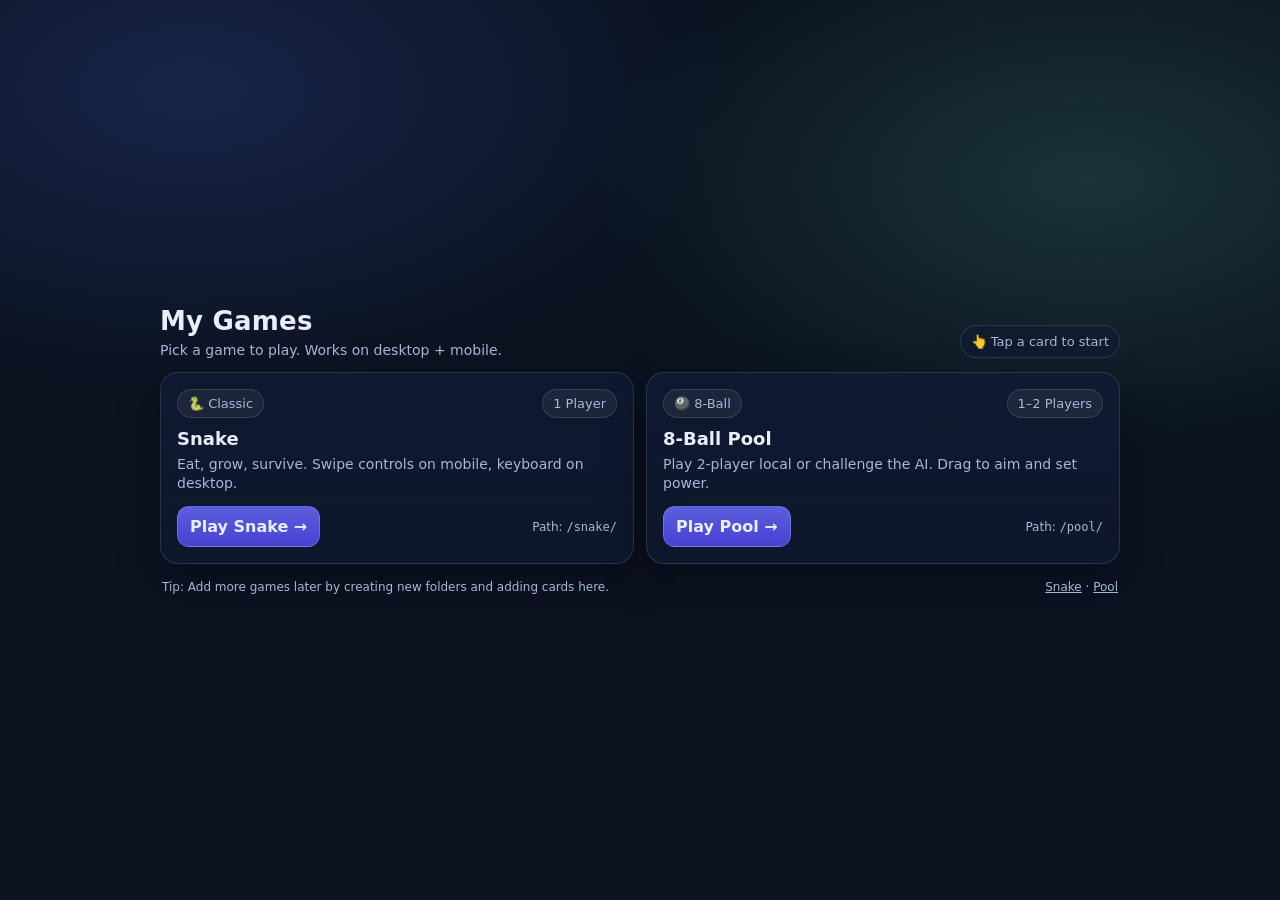
<file: index.html>
<!doctype html>
<html lang="en">
  <head>
    <meta charset="utf-8" />
    <meta name="viewport" content="width=device-width,initial-scale=1,viewport-fit=cover" />
    <title>My Games</title>
    <style>
      :root{
        --bg:#0b1220;
        --panel:#101a33;
        --panel2:#0f1b3f;
        --text:#e9eefc;
        --muted:#a9b6d6;
        --stroke:rgba(255,255,255,.12);
      }

      *{ box-sizing:border-box; }
      html,body{ height:100%; }
      body{
        margin:0;
        font-family:system-ui, -apple-system, Segoe UI, Roboto, Arial;
        background:
          radial-gradient(900px 500px at 15% 10%, rgba(80,120,255,.18), transparent 60%),
          radial-gradient(900px 500px at 85% 20%, rgba(120,255,200,.14), transparent 55%),
          var(--bg);
        color:var(--text);
      }

      .wrap{
        min-height:100%;
        display:flex;
        align-items:center;
        justify-content:center;
        padding:22px 14px;
      }

      .shell{
        width:min(960px, 100%);
        display:flex;
        flex-direction:column;
        gap:14px;
      }

      header{
        display:flex;
        align-items:flex-end;
        justify-content:space-between;
        gap:12px;
      }

      h1{
        margin:0;
        font-size:22px;
        letter-spacing:.2px;
      }

      .sub{
        margin:6px 0 0;
        color:var(--muted);
        font-size:14px;
      }

      .pill{
        display:inline-flex;
        gap:8px;
        align-items:center;
        padding:8px 10px;
        border:1px solid var(--stroke);
        background:rgba(16,26,51,.6);
        border-radius:999px;
        color:var(--muted);
        font-size:13px;
        white-space:nowrap;
      }

      .grid{
        display:grid;
        grid-template-columns:repeat(12, 1fr);
        gap:12px;
      }

      .card{
        grid-column: span 12;
        background:linear-gradient(180deg, rgba(16,26,51,.85), rgba(16,26,51,.65));
        border:1px solid var(--stroke);
        border-radius:18px;
        overflow:hidden;
        box-shadow:0 18px 45px rgba(0,0,0,.28);
        transition:transform .12s ease, border-color .12s ease;
      }

      .card:active{ transform:scale(.99); }

      .card a{
        display:block;
        text-decoration:none;
        color:inherit;
        padding:16px;
      }

      .top{
        display:flex;
        align-items:center;
        justify-content:space-between;
        gap:10px;
      }

      .badge{
        display:inline-flex;
        align-items:center;
        gap:8px;
        padding:6px 10px;
        border-radius:999px;
        background:rgba(255,255,255,.06);
        border:1px solid var(--stroke);
        color:var(--muted);
        font-size:13px;
      }

      .name{
        margin:10px 0 0;
        font-size:18px;
        font-weight:800;
      }

      .desc{
        margin:6px 0 0;
        color:var(--muted);
        font-size:14px;
        line-height:1.35;
      }

      .cta{
        margin-top:14px;
        display:flex;
        gap:10px;
        align-items:center;
        justify-content:space-between;
        flex-wrap:wrap;
      }

      .btn{
        display:inline-flex;
        align-items:center;
        justify-content:center;
        gap:10px;
        padding:10px 12px;
        border-radius:12px;
        background:rgba(255,255,255,.08);
        border:1px solid var(--stroke);
        font-weight:700;
      }

      .btn.primary{
        background:linear-gradient(180deg, rgba(99,102,241,.9), rgba(79,70,229,.9));
        border-color:rgba(255,255,255,.18);
      }

      .meta{
        color:var(--muted);
        font-size:12px;
      }

      @media (min-width: 720px){
        h1{ font-size:26px; }
        .card{ grid-column: span 6; }
      }

      footer{
        color:var(--muted);
        font-size:12px;
        display:flex;
        justify-content:space-between;
        gap:10px;
        flex-wrap:wrap;
        padding:2px 2px 0;
      }

      footer a{ color:var(--muted); }
    </style>
  </head>

  <body>
    <div class="wrap">
      <div class="shell">
        <header>
          <div>
            <h1>My Games</h1>
            <p class="sub">Pick a game to play. Works on desktop + mobile.</p>
          </div>

          <div class="pill" title="Tip">
            👆 Tap a card to start
          </div>
        </header>

        <section class="grid">
          <!-- SNAKE -->
          <article class="card">
            <a href="./snake/">
              <div class="top">
                <div class="badge">🐍 Classic</div>
                <div class="badge">1 Player</div>
              </div>

              <div class="name">Snake</div>
              <p class="desc">
                Eat, grow, survive. Swipe controls on mobile, keyboard on desktop.
              </p>

              <div class="cta">
                <span class="btn primary">Play Snake →</span>
                <span class="meta">Path: <code>/snake/</code></span>
              </div>
            </a>
          </article>

          <!-- POOL -->
          <article class="card">
            <a href="./pool/">
              <div class="top">
                <div class="badge">🎱 8-Ball</div>
                <div class="badge">1–2 Players</div>
              </div>

              <div class="name">8-Ball Pool</div>
              <p class="desc">
                Play 2-player local or challenge the AI. Drag to aim and set power.
              </p>

              <div class="cta">
                <span class="btn primary">Play Pool →</span>
                <span class="meta">Path: <code>/pool/</code></span>
              </div>
            </a>
          </article>
        </section>

        <footer>
          <div>Tip: Add more games later by creating new folders and adding cards here.</div>
          <div>
            <a href="./snake/">Snake</a> · <a href="./pool/">Pool</a>
          </div>
        </footer>
      </div>
    </div>
  </body>
</html>
</file>
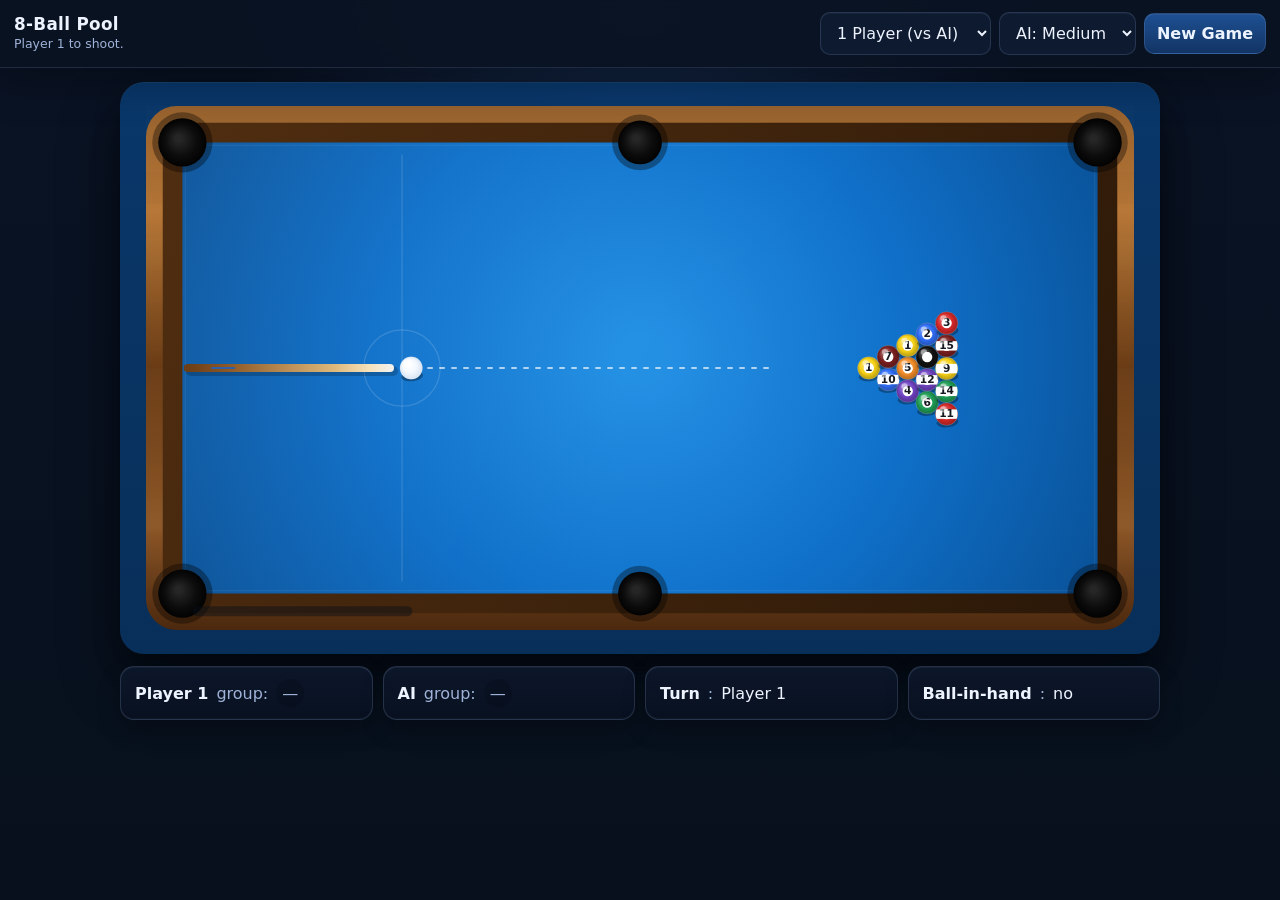
<file: pool/index.html>
<!doctype html>
<html lang="en">
<head>
  <meta charset="utf-8" />
  <meta
    name="viewport"
    content="width=device-width,initial-scale=1,maximum-scale=1,user-scalable=no"
  />
  <title>8-Ball Pool</title>
  <link rel="stylesheet" href="pool.css" />
</head>
<body>
  <header class="topbar">
    <div class="left">
      <div class="title">8-Ball Pool</div>
      <div id="status" class="status">Loading…</div>
    </div>

    <div class="right">
      <label class="sr-only" for="mode">Game mode</label>
      <select id="mode" aria-label="Game mode">
        <option value="ai" selected>1 Player (vs AI)</option>
        <option value="local">2 Player (Local)</option>
      </select>

      <label class="sr-only" for="difficulty">AI difficulty</label>
      <select id="difficulty" aria-label="AI difficulty">
        <option value="easy">AI: Easy</option>
        <option value="medium" selected>AI: Medium</option>
        <option value="hard">AI: Hard</option>
      </select>

      <button id="newGame" type="button">New Game</button>
    </div>
  </header>

  <main class="wrap">
    <canvas id="c" aria-label="8-ball pool table"></canvas>

    <div class="hud">
      <div class="hud-item">
        <b>Player 1</b> group:
        <span id="p1group" class="group-display group-empty">—</span>
      </div>

      <div class="hud-item">
        <b><span id="p2label">AI</span></b> group:
        <span id="p2group" class="group-display group-empty">—</span>
      </div>

      <div class="hud-item">
        <b>Turn</b>: <span id="turn">—</span>
      </div>

      <div class="hud-item">
        <b>Ball-in-hand</b>: <span id="bih">no</span>
      </div>
    </div>
  </main>

  <script src="pool.js"></script>
</body>
</html>
</file>
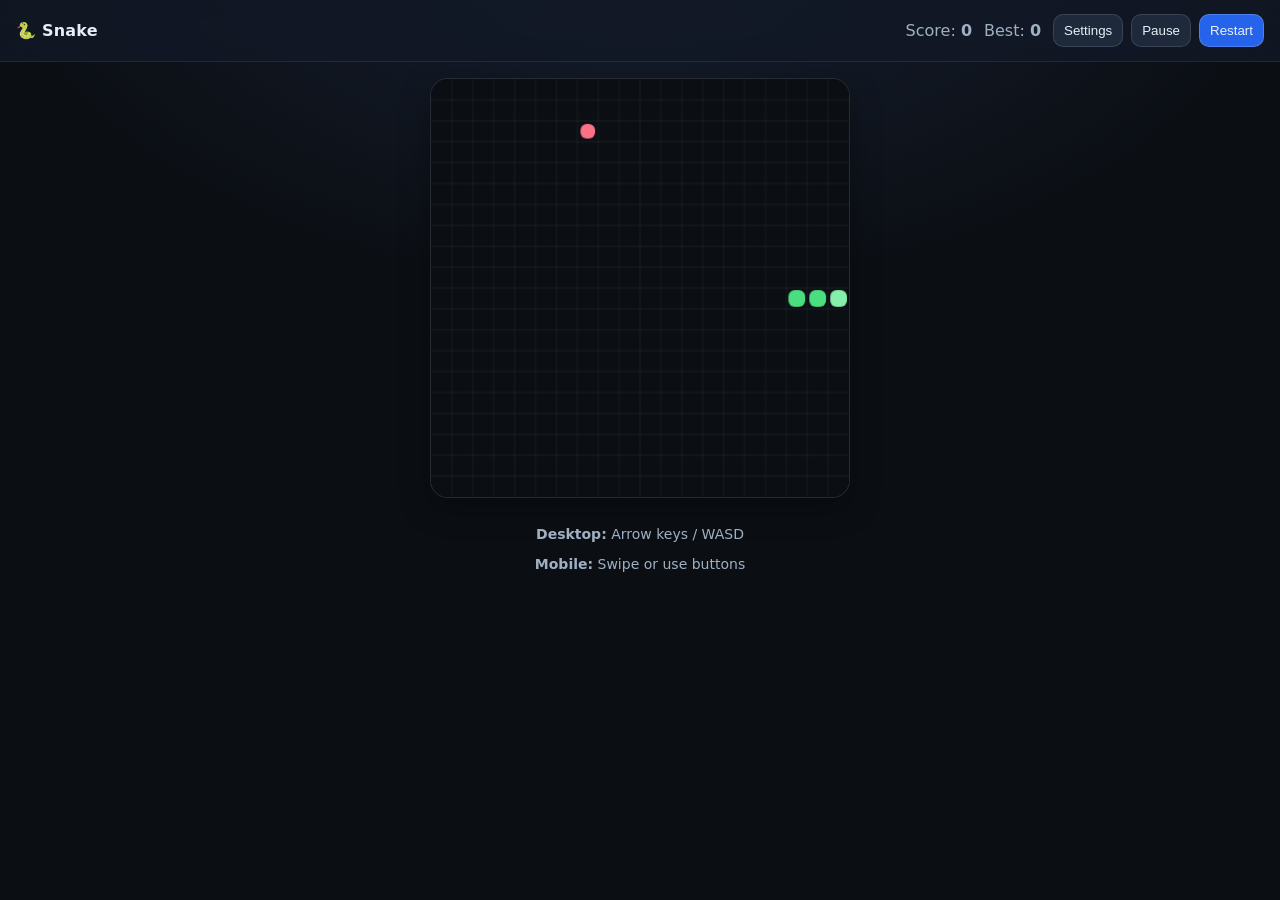
<file: snake/index.html>
<!doctype html>
<html lang="en">
<head>
<meta charset="utf-8">
<meta name="viewport" content="width=device-width,initial-scale=1,viewport-fit=cover">
<title>Snake</title>
<link rel="stylesheet" href="style.css">
</head>

<body>

<header class="topbar">
<div class="title">🐍 Snake</div>

<div class="stats">
<span>Score: <b id="score">0</b></span>
<span>Best: <b id="best">0</b></span>
</div>

<div class="actions">
<button id="settingsBtn" class="btn">Settings</button>
<button id="pauseBtn" class="btn">Pause</button>
<button id="restartBtn" class="btn btn-primary">Restart</button>
</div>
</header>

<main class="wrap">

<canvas id="game" width="400" height="400"></canvas>

<section class="help">
<p><b>Desktop:</b> Arrow keys / WASD</p>
<p><b>Mobile:</b> Swipe or use buttons</p>
</section>

<section class="pad">
<button class="pad-btn up" data-dir="up">▲</button>
<button class="pad-btn left" data-dir="left">◀</button>
<button class="pad-btn down" data-dir="down">▼</button>
<button class="pad-btn right" data-dir="right">▶</button>
</section>

<div id="overlay" class="overlay hidden">
<div class="card">
<h2 id="overlayTitle">Game Over</h2>
<p id="overlayMsg">Tap Restart to play again.</p>

<button id="overlayRestart" class="btn btn-primary">Restart</button>
</div>
</div>

</main>

<script src="game.js"></script>

</body>
</html>
</file>
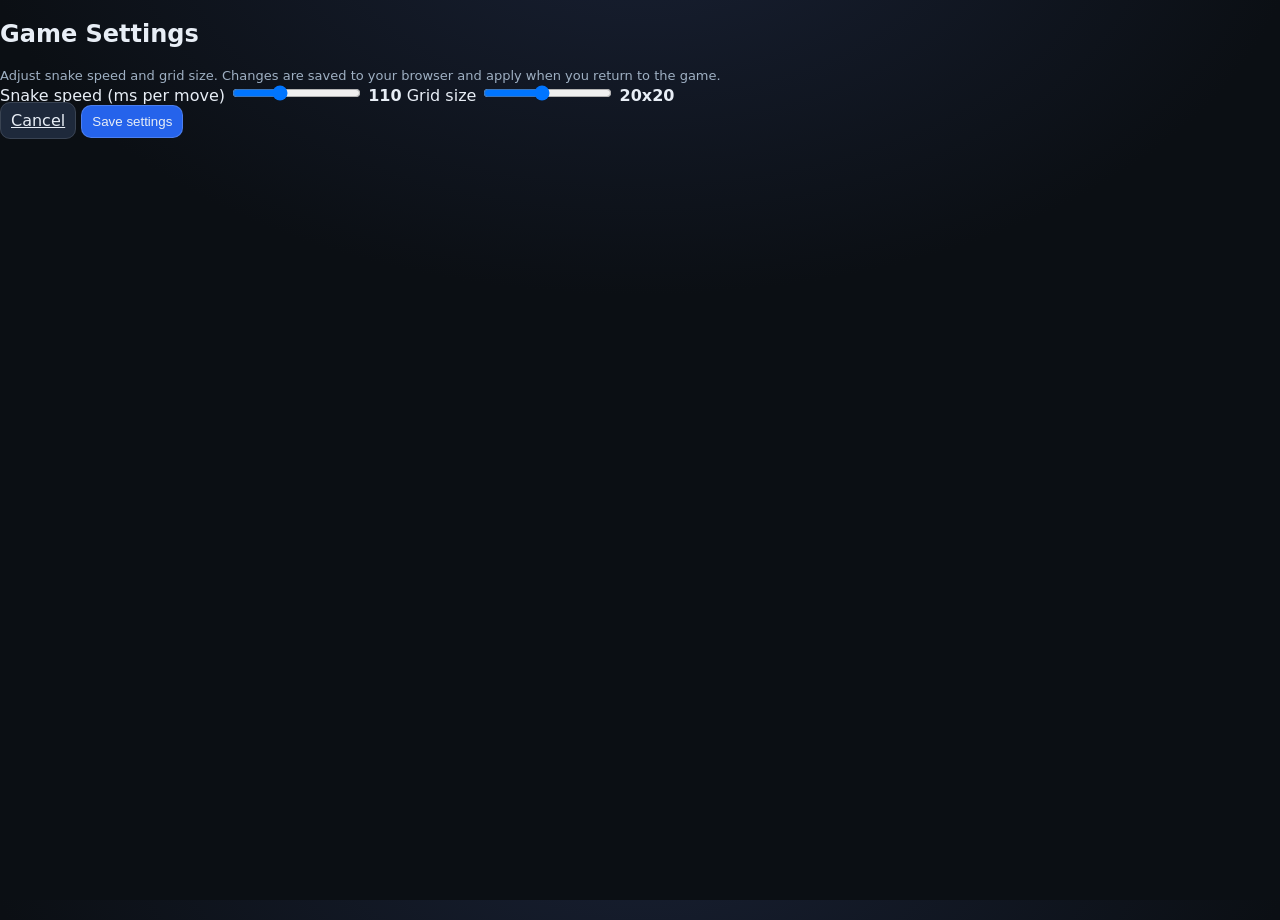
<file: settings.html>
<!doctype html>
<html lang="en">
  <head>
    <meta charset="utf-8" />
    <meta name="viewport" content="width=device-width,initial-scale=1,viewport-fit=cover" />
    <title>Snake Settings</title>
    <link rel="stylesheet" href="style.css" />
  </head>
  <body>
    <main class="settings-wrap">
      <section class="settings-card">
        <h1>Game Settings</h1>
        <p class="settings-note">Adjust snake speed and grid size. Changes are saved to your browser and apply when you return to the game.</p>

        <label class="field" for="baseSpeed">
          <span>Snake speed (ms per move)</span>
          <input id="baseSpeed" type="range" min="50" max="220" step="5" />
          <b id="baseSpeedValue">110</b>
        </label>

        <label class="field" for="gridSize">
          <span>Grid size</span>
          <input id="gridSize" type="range" min="12" max="30" step="1" />
          <b id="gridSizeValue">20x20</b>
        </label>

        <div class="settings-actions">
          <a class="btn" href="index.html">Cancel</a>
          <button id="saveSettings" class="btn btn-primary" type="button">Save settings</button>
        </div>
      </section>
    </main>

    <script src="settings.js"></script>
  </body>
</html>
</file>
<file: pool/pool.css>
:root {
  --bg: #08111d;
  --panel: rgba(10, 19, 34, 0.92);
  --panel-border: rgba(141, 170, 215, 0.16);
  --text: #eef4ff;
  --muted: #9fb3d8;
  --accent: #63b3ff;
  --felt-1: #0d66ba;
  --felt-2: #0a4f95;
  --felt-3: #083e74;
  --gold: #d7b16a;
  --shadow: rgba(0, 0, 0, 0.34);
}

* {
  box-sizing: border-box;
}

html,
body {
  height: 100%;
  margin: 0;
  background:
    radial-gradient(circle at top, rgba(26, 55, 97, 0.55), transparent 36%),
    linear-gradient(180deg, #0a1324 0%, #07101c 100%);
  color: var(--text);
  font-family: system-ui, -apple-system, BlinkMacSystemFont, "Segoe UI", Roboto, Arial, sans-serif;
}

button,
select {
  font: inherit;
}

body {
  display: flex;
  flex-direction: column;
}

.topbar {
  display: flex;
  align-items: center;
  justify-content: space-between;
  gap: 14px;
  padding: 12px 14px;
  background: var(--panel);
  border-bottom: 1px solid var(--panel-border);
  backdrop-filter: blur(12px);
  position: sticky;
  top: 0;
  z-index: 10;
  box-shadow: 0 14px 40px rgba(0, 0, 0, 0.28);
}

.left {
  display: flex;
  flex-direction: column;
  min-width: 0;
}

.title {
  font-weight: 800;
  letter-spacing: 0.02em;
  font-size: 1.05rem;
}

.status {
  font-size: 0.78rem;
  color: var(--muted);
  margin-top: 2px;
  line-height: 1.35;
}

.right {
  display: flex;
  gap: 8px;
  align-items: center;
  flex-wrap: wrap;
  justify-content: flex-end;
}

select,
button {
  background: rgba(15, 28, 49, 0.96);
  color: var(--text);
  border: 1px solid rgba(152, 180, 224, 0.18);
  border-radius: 10px;
  padding: 10px 12px;
  outline: none;
  box-shadow: inset 0 1px 0 rgba(255, 255, 255, 0.04);
}

select:focus,
button:focus {
  border-color: rgba(108, 179, 255, 0.6);
  box-shadow:
    0 0 0 3px rgba(99, 179, 255, 0.16),
    inset 0 1px 0 rgba(255, 255, 255, 0.04);
}

button {
  cursor: pointer;
  font-weight: 700;
  background:
    linear-gradient(180deg, rgba(31, 84, 153, 0.95), rgba(19, 55, 105, 0.95));
}

button:hover {
  filter: brightness(1.06);
}

.wrap {
  display: flex;
  flex-direction: column;
  align-items: center;
  padding: 14px 12px 20px;
  gap: 12px;
  width: 100%;
}

canvas {
  width: min(96vw, 1040px);
  height: calc(min(96vw, 1040px) * 0.55);
  max-height: 72vh;
  border-radius: 24px;
  touch-action: none;
  display: block;
  box-shadow:
    0 28px 60px rgba(0, 0, 0, 0.42),
    0 12px 26px rgba(0, 0, 0, 0.28),
    inset 0 1px 0 rgba(255, 255, 255, 0.05);
  background:
    radial-gradient(circle at 50% 45%, rgba(110, 190, 255, 0.08), transparent 44%),
    linear-gradient(180deg, #09376a 0%, #082f59 100%);
}

.hud {
  width: min(96vw, 1040px);
  display: grid;
  grid-template-columns: repeat(4, minmax(0, 1fr));
  gap: 10px;
}

.hud-item {
  min-height: 52px;
  display: flex;
  align-items: center;
  gap: 8px;
  padding: 12px 14px;
  border-radius: 14px;
  background: linear-gradient(180deg, rgba(13, 24, 44, 0.94), rgba(9, 17, 33, 0.9));
  border: 1px solid rgba(144, 173, 219, 0.2);
  color: var(--muted);
  box-shadow:
    inset 0 1px 0 rgba(255, 255, 255, 0.05),
    inset 0 -1px 0 rgba(255, 255, 255, 0.03),
    0 10px 24px rgba(0, 0, 0, 0.2);
}

.hud-item b,
.hud-item #turn,
.hud-item #bih {
  color: var(--text);
}

.group-display {
  display: inline-flex;
  align-items: center;
  justify-content: center;
  min-width: 28px;
  min-height: 28px;
  border-radius: 999px;
  padding: 2px 4px;
  background: rgba(7, 13, 24, 0.34);
}

.group-empty {
  color: var(--muted);
}

.group-ball {
  width: 24px;
  height: 24px;
  border-radius: 50%;
  position: relative;
  display: inline-block;
  box-shadow:
    inset -3px -4px 8px rgba(0, 0, 0, 0.22),
    inset 2px 3px 5px rgba(255, 255, 255, 0.2),
    0 3px 8px rgba(0, 0, 0, 0.32);
}

.group-ball::before {
  content: "";
  position: absolute;
  top: 3px;
  left: 4px;
  width: 9px;
  height: 6px;
  border-radius: 50%;
  background: rgba(255, 255, 255, 0.65);
  transform: rotate(-28deg);
  filter: blur(0.4px);
}

.group-ball::after {
  position: absolute;
  inset: 6px;
  border-radius: 50%;
  background: #ffffff;
  color: #0e1420;
  font-size: 10px;
  font-weight: 800;
  display: grid;
  place-items: center;
  content: attr(data-num);
}

.group-ball.solid-1 {
  background:
    radial-gradient(circle at 30% 28%, rgba(255, 255, 255, 0.35), transparent 26%),
    linear-gradient(145deg, #ffe26f 0%, #f2c700 58%, #c49d00 100%);
}

.group-ball.stripe-9 {
  background:
    radial-gradient(circle at 30% 28%, rgba(255, 255, 255, 0.28), transparent 24%),
    linear-gradient(180deg, #f0b800 0 28%, #ffffff 28% 72%, #d8a300 72% 100%);
}

.sr-only {
  position: absolute;
  width: 1px;
  height: 1px;
  padding: 0;
  overflow: hidden;
  clip-path: inset(50%);
  white-space: nowrap;
  border: 0;
}

@media (max-width: 920px) {
  .hud {
    grid-template-columns: repeat(2, minmax(0, 1fr));
  }
}

@media (max-width: 700px) {
  .topbar {
    align-items: flex-start;
    flex-direction: column;
  }

  .right {
    width: 100%;
    justify-content: stretch;
  }

  .right select,
  .right button {
    flex: 1 1 140px;
  }

  canvas {
    width: min(98vw, 1040px);
    height: calc(min(98vw, 1040px) * 0.6);
  }
}

@media (max-width: 560px) {
  .wrap {
    padding-left: 8px;
    padding-right: 8px;
  }

  .hud {
    grid-template-columns: 1fr;
  }

  .hud-item {
    min-height: 48px;
    padding: 11px 12px;
    font-size: 0.95rem;
  }

  .status {
    font-size: 0.74rem;
  }
}
</file>
<file: snake/style.css>
:root {
  --bg: #0b0f14;
  --panel: #121826;
  --text: #e8eef6;
  --muted: #9fb0c3;
  --accent: #4ade80;
  --danger: #fb7185;
  --btn: #1e293b;
  --btn2: #2563eb;
}

* { box-sizing: border-box; }
html, body { height: 100%; }

body {
  margin: 0;
  font-family: system-ui, -apple-system, Segoe UI, Roboto, Arial, sans-serif;
  background: radial-gradient(1200px 700px at 50% -10%, #182033 0%, var(--bg) 55%);
  color: var(--text);
}

.topbar {
  display: grid;
  grid-template-columns: 1fr auto auto;
  gap: 12px;
  align-items: center;
  padding: 14px 16px;
  background: rgba(18,24,38,0.8);
  backdrop-filter: blur(10px);
  border-bottom: 1px solid rgba(255,255,255,0.08);
  position: sticky;
  top: 0;
  z-index: 10;
}

.title { font-weight: 800; letter-spacing: 0.2px; }
.stats { color: var(--muted); display: flex; gap: 12px; }
.actions { display: flex; gap: 8px; }

.btn {
  border: 1px solid rgba(255,255,255,0.12);
  background: var(--btn);
  color: var(--text);
  padding: 8px 10px;
  border-radius: 10px;
  cursor: pointer;
}

.btn-primary {
  background: var(--btn2);
  border-color: rgba(255,255,255,0.18);
}

.wrap {
  display: grid;
  place-items: center;
  padding: 16px;
  gap: 14px;
}

canvas {
  width: min(92vw, 420px);
  height: min(92vw, 420px);
  max-width: 420px;
  max-height: 420px;
  background: rgba(10,14,20,0.9);
  border: 1px solid rgba(255,255,255,0.12);
  border-radius: 18px;
  box-shadow: 0 10px 30px rgba(0,0,0,0.35);
  touch-action: none; /* allow swipe handling */
}

.help {
  color: var(--muted);
  text-align: center;
  font-size: 14px;
}

.pad {
  display: grid;
  grid-template-areas:
    ". up ."
    "left down right";
  gap: 10px;
  width: min(92vw, 360px);
  user-select: none;
}

.pad-btn {
  font-size: 18px;
  padding: 14px 16px;
  border-radius: 16px;
  border: 1px solid rgba(255,255,255,0.14);
  background: rgba(30,41,59,0.9);
  color: var(--text);
}

.pad-btn:active { transform: translateY(1px); }

.up { grid-area: up; }
.left { grid-area: left; }
.down { grid-area: down; }
.right { grid-area: right; }

@media (min-width: 700px) {
  .pad { display: none; } /* desktop doesn't need on-screen pad */
}

.overlay {
  position: fixed;
  inset: 0;
  display: grid;
  place-items: center;
  background: rgba(0,0,0,0.55);
  padding: 16px;
}

.hidden { display: none; }

.card {
  width: min(92vw, 420px);
  background: var(--panel);
  border: 1px solid rgba(255,255,255,0.12);
  border-radius: 18px;
  padding: 16px;
  box-shadow: 0 12px 40px rgba(0,0,0,0.45);
}

.card h2 { margin: 0 0 8px; }
.card p { margin: 0 0 12px; color: var(--muted); }

.overlay-actions {
  display: flex;
  gap: 10px;
  justify-content: flex-end;
}

/* --- Settings modal --- */
.settings-head {
  display: flex;
  align-items: center;
  justify-content: space-between;
  gap: 12px;
  margin-bottom: 12px;
}

.settings-grid {
  display: grid;
  gap: 12px;
}

.settings-grid .row {
  display: flex;
  align-items: center;
  justify-content: space-between;
  gap: 12px;
  color: var(--text);
}

.settings-grid .row-right {
  display: flex;
  align-items: center;
  gap: 10px;
}

.settings-grid input[type="range"] {
  width: 180px;
}

.settings-note {
  margin: 6px 0 0;
  color: var(--muted);
  font-size: 13px;
}
</file>
<file: style.css>
:root {
  --bg: #0b0f14;
  --panel: #121826;
  --text: #e8eef6;
  --muted: #9fb0c3;
  --accent: #4ade80;
  --danger: #fb7185;
  --btn: #1e293b;
  --btn2: #2563eb;
}

* { box-sizing: border-box; }
html, body { height: 100%; }

body {
  margin: 0;
  font-family: system-ui, -apple-system, Segoe UI, Roboto, Arial, sans-serif;
  background: radial-gradient(1200px 700px at 50% -10%, #182033 0%, var(--bg) 55%);
  color: var(--text);
}

.topbar {
  display: grid;
  grid-template-columns: 1fr auto auto;
  gap: 12px;
  align-items: center;
  padding: 14px 16px;
  background: rgba(18,24,38,0.8);
  backdrop-filter: blur(10px);
  border-bottom: 1px solid rgba(255,255,255,0.08);
  position: sticky;
  top: 0;
  z-index: 10;
}

.title { font-weight: 800; letter-spacing: 0.2px; }
.stats { color: var(--muted); display: flex; gap: 12px; }
.actions { display: flex; gap: 8px; }

.btn {
  border: 1px solid rgba(255,255,255,0.12);
  background: var(--btn);
  color: var(--text);
  padding: 8px 10px;
  border-radius: 10px;
  cursor: pointer;
}

.btn-primary {
  background: var(--btn2);
  border-color: rgba(255,255,255,0.18);
}

.wrap {
  display: grid;
  place-items: center;
  padding: 16px;
  gap: 14px;
}

canvas {
  width: min(92vw, 420px);
  height: min(92vw, 420px);
  max-width: 420px;
  max-height: 420px;
  background: rgba(10,14,20,0.9);
  border: 1px solid rgba(255,255,255,0.12);
  border-radius: 18px;
  box-shadow: 0 10px 30px rgba(0,0,0,0.35);
  touch-action: none; /* allow swipe handling */
}

.help {
  color: var(--muted);
  text-align: center;
  font-size: 14px;
}

.pad {
  display: grid;
  grid-template-areas:
    ". up ."
    "left down right";
  gap: 10px;
  width: min(92vw, 360px);
  user-select: none;
}

.pad-btn {
  font-size: 18px;
  padding: 14px 16px;
  border-radius: 16px;
  border: 1px solid rgba(255,255,255,0.14);
  background: rgba(30,41,59,0.9);
  color: var(--text);
}

.pad-btn:active { transform: translateY(1px); }

.up { grid-area: up; }
.left { grid-area: left; }
.down { grid-area: down; }
.right { grid-area: right; }

@media (min-width: 700px) {
  .pad { display: none; } /* desktop doesn't need on-screen pad */
}

.overlay {
  position: fixed;
  inset: 0;
  display: grid;
  place-items: center;
  background: rgba(0,0,0,0.55);
  padding: 16px;
}

.hidden { display: none; }

.card {
  width: min(92vw, 420px);
  background: var(--panel);
  border: 1px solid rgba(255,255,255,0.12);
  border-radius: 18px;
  padding: 16px;
  box-shadow: 0 12px 40px rgba(0,0,0,0.45);
}

.card h2 { margin: 0 0 8px; }
.card p { margin: 0 0 12px; color: var(--muted); }

.overlay-actions {
  display: flex;
  gap: 10px;
  justify-content: flex-end;
}

/* --- Settings modal --- */
.settings-head {
  display: flex;
  align-items: center;
  justify-content: space-between;
  gap: 12px;
  margin-bottom: 12px;
}

.settings-grid {
  display: grid;
  gap: 12px;
}

.settings-grid .row {
  display: flex;
  align-items: center;
  justify-content: space-between;
  gap: 12px;
  color: var(--text);
}

.settings-grid .row-right {
  display: flex;
  align-items: center;
  gap: 10px;
}

.settings-grid input[type="range"] {
  width: 180px;
}

.settings-note {
  margin: 6px 0 0;
  color: var(--muted);
  font-size: 13px;
}
</file>
